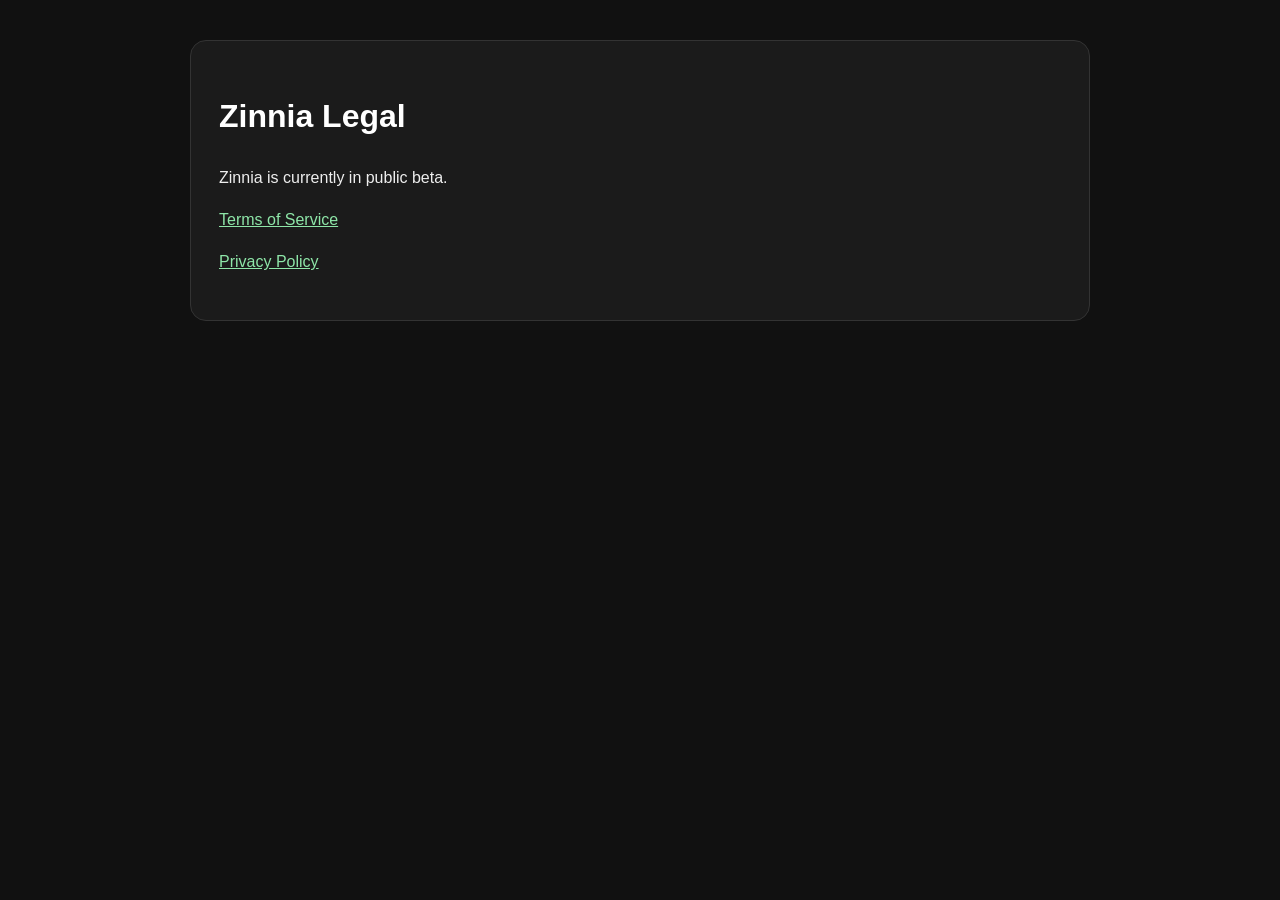
<file: index.html>
<!doctype html>
<html lang="en">
<head>
<meta charset="utf-8">
<meta name="viewport" content="width=device-width,initial-scale=1">
<title>Zinnia Legal</title>

<style>
body{font-family:Arial,Helvetica,sans-serif;max-width:900px;margin:40px auto;padding:0 20px;line-height:1.65;background:#111;color:#eee}
a{color:#8ee6a8}
h1,h2,h3{color:#fff}
.card{background:#1b1b1b;border:1px solid #333;border-radius:16px;padding:28px}
nav{margin-bottom:24px}
</style>

</head>
<body>
<div class="card">
<h1>Zinnia Legal</h1>
<p>Zinnia is currently in public beta.</p>
<p><a href="terms.html">Terms of Service</a></p>
<p><a href="privacy.html">Privacy Policy</a></p>
</div>
</body>
</html>
</file>
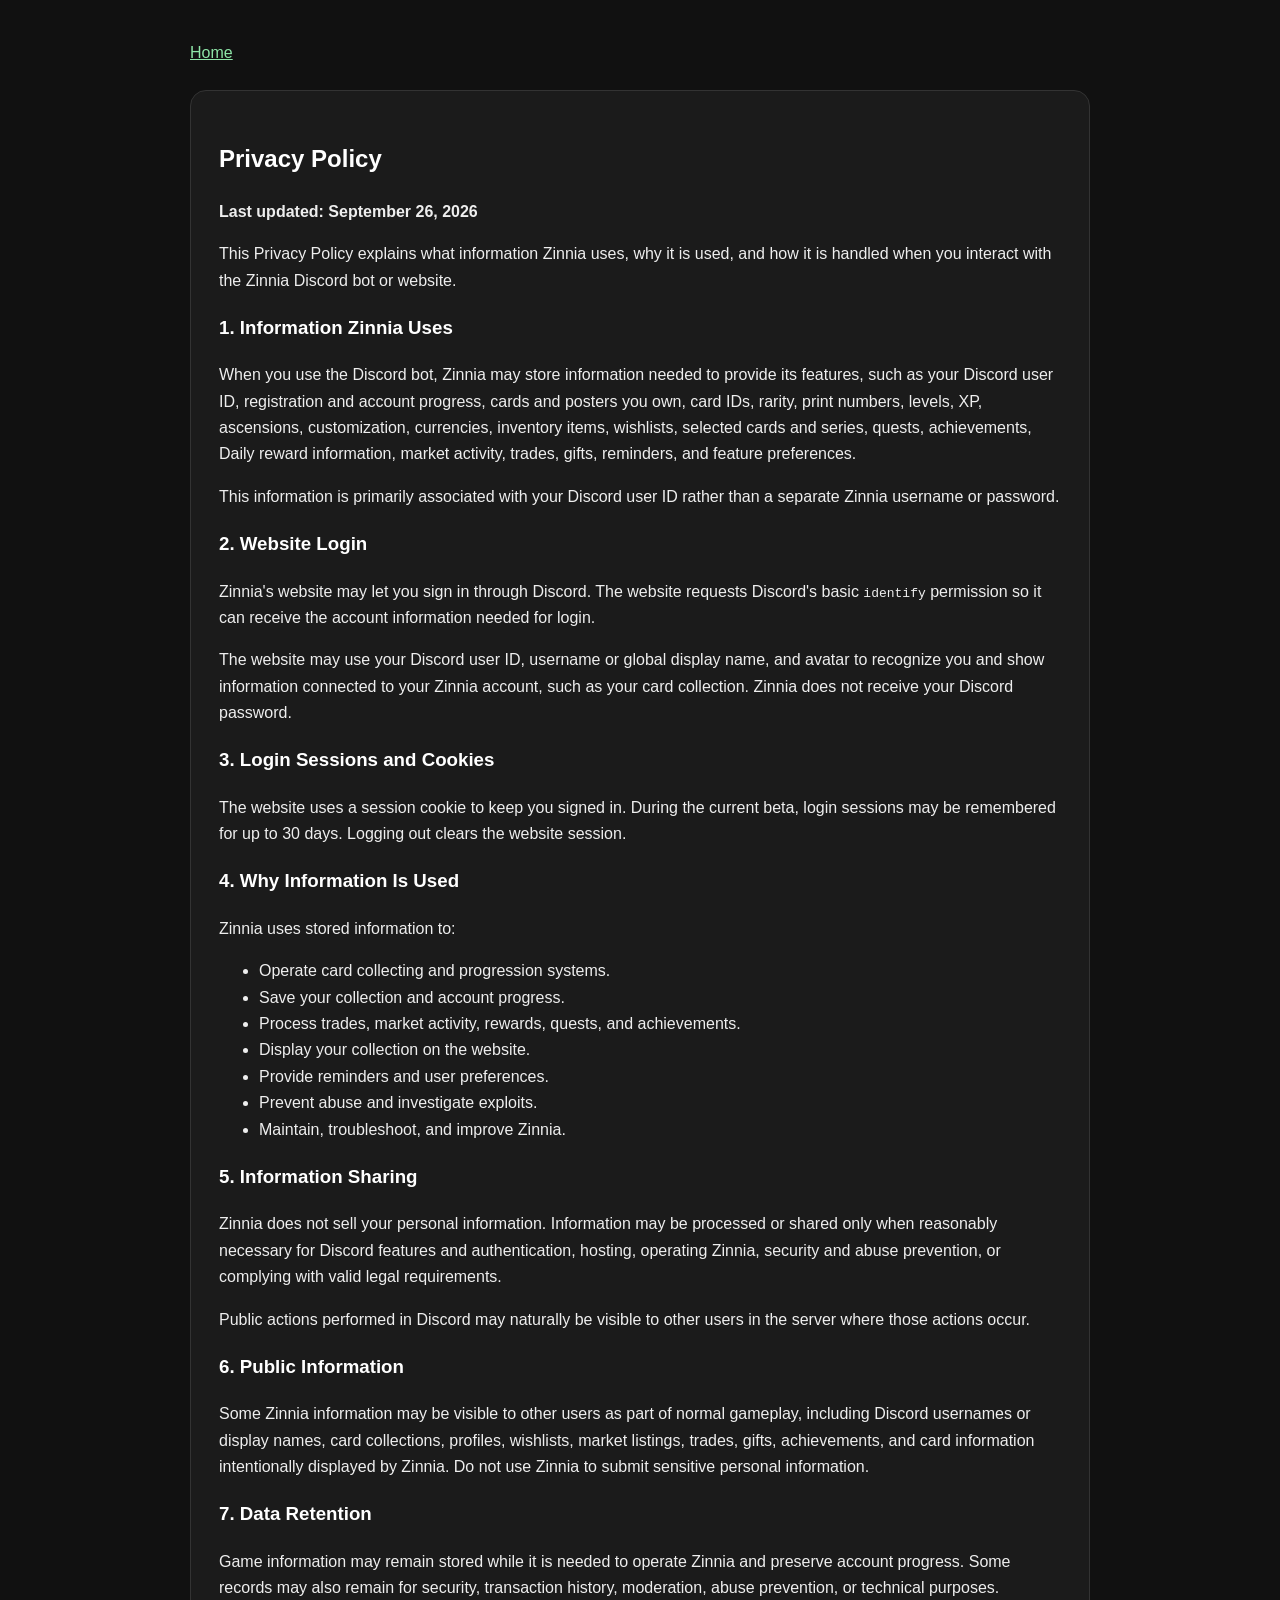
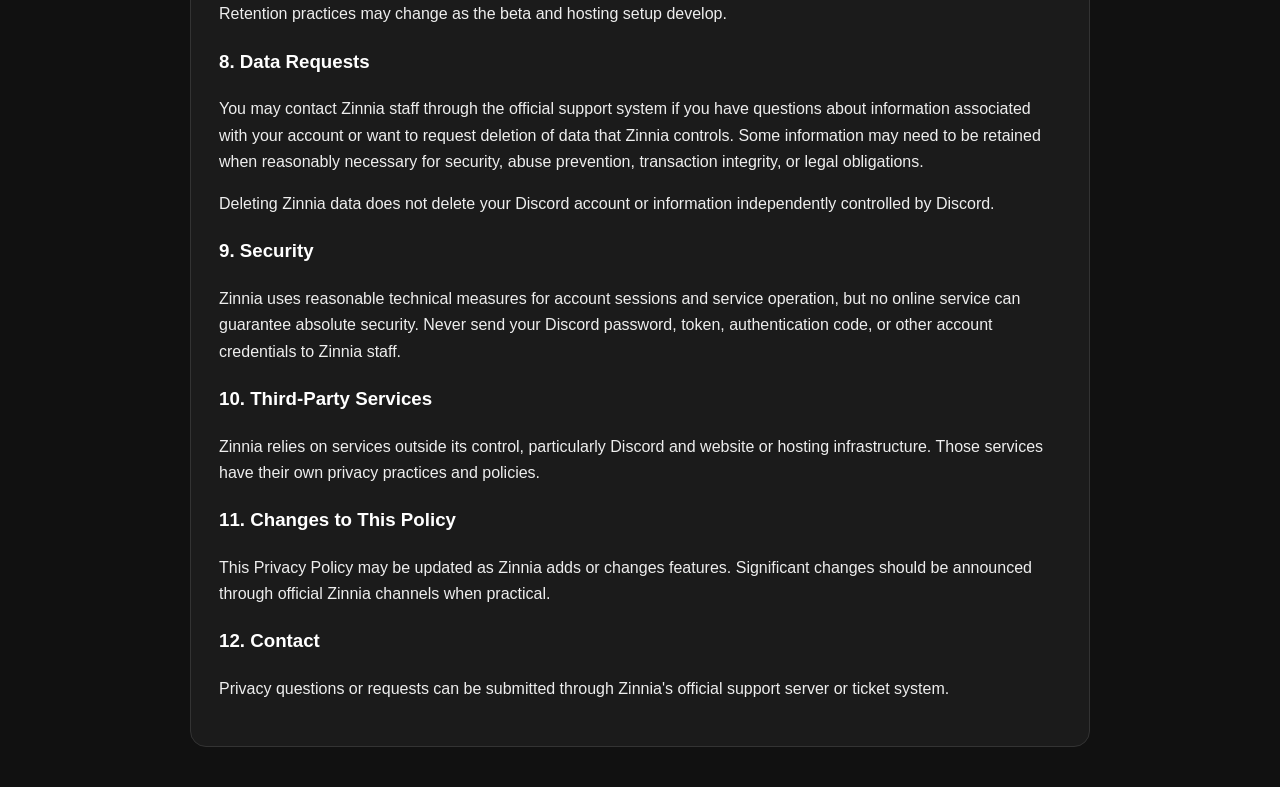
<file: privacy.html>
<!doctype html>
<html lang="en">
<head>
<meta charset="utf-8">
<meta name="viewport" content="width=device-width,initial-scale=1">
<title>Zinnia Privacy Policy</title>

<style>
body{font-family:Arial,Helvetica,sans-serif;max-width:900px;margin:40px auto;padding:0 20px;line-height:1.65;background:#111;color:#eee}
a{color:#8ee6a8}
h1,h2,h3{color:#fff}
.card{background:#1b1b1b;border:1px solid #333;border-radius:16px;padding:28px}
nav{margin-bottom:24px}
</style>

</head>
<body>
<nav><a href="index.html">Home</a></nav>
<div class="card">
<article class="legal-card" id="privacy">
<h2>Privacy Policy</h2>
<p><strong>Last updated: September 26, 2026</strong></p>
<p>This Privacy Policy explains what information Zinnia uses, why it is used, and how it is handled when you interact with the Zinnia Discord bot or website.</p>
<h3>1. Information Zinnia Uses</h3>
<p>When you use the Discord bot, Zinnia may store information needed to provide its features, such as your Discord user ID, registration and account progress, cards and posters you own, card IDs, rarity, print numbers, levels, XP, ascensions, customization, currencies, inventory items, wishlists, selected cards and series, quests, achievements, Daily reward information, market activity, trades, gifts, reminders, and feature preferences.</p>
<p>This information is primarily associated with your Discord user ID rather than a separate Zinnia username or password.</p>
<h3>2. Website Login</h3>
<p>Zinnia's website may let you sign in through Discord. The website requests Discord's basic <code>identify</code> permission so it can receive the account information needed for login.</p>
<p>The website may use your Discord user ID, username or global display name, and avatar to recognize you and show information connected to your Zinnia account, such as your card collection. Zinnia does not receive your Discord password.</p>
<h3>3. Login Sessions and Cookies</h3>
<p>The website uses a session cookie to keep you signed in. During the current beta, login sessions may be remembered for up to 30 days. Logging out clears the website session.</p>
<h3>4. Why Information Is Used</h3>
<p>Zinnia uses stored information to:</p>
<ul>
<li>Operate card collecting and progression systems.</li>
<li>Save your collection and account progress.</li>
<li>Process trades, market activity, rewards, quests, and achievements.</li>
<li>Display your collection on the website.</li>
<li>Provide reminders and user preferences.</li>
<li>Prevent abuse and investigate exploits.</li>
<li>Maintain, troubleshoot, and improve Zinnia.</li>
</ul>
<h3>5. Information Sharing</h3>
<p>Zinnia does not sell your personal information. Information may be processed or shared only when reasonably necessary for Discord features and authentication, hosting, operating Zinnia, security and abuse prevention, or complying with valid legal requirements.</p>
<p>Public actions performed in Discord may naturally be visible to other users in the server where those actions occur.</p>
<h3>6. Public Information</h3>
<p>Some Zinnia information may be visible to other users as part of normal gameplay, including Discord usernames or display names, card collections, profiles, wishlists, market listings, trades, gifts, achievements, and card information intentionally displayed by Zinnia. Do not use Zinnia to submit sensitive personal information.</p>
<h3>7. Data Retention</h3>
<p>Game information may remain stored while it is needed to operate Zinnia and preserve account progress. Some records may also remain for security, transaction history, moderation, abuse prevention, or technical purposes. Retention practices may change as the beta and hosting setup develop.</p>
<h3>8. Data Requests</h3>
<p>You may contact Zinnia staff through the official support system if you have questions about information associated with your account or want to request deletion of data that Zinnia controls. Some information may need to be retained when reasonably necessary for security, abuse prevention, transaction integrity, or legal obligations.</p>
<p>Deleting Zinnia data does not delete your Discord account or information independently controlled by Discord.</p>
<h3>9. Security</h3>
<p>Zinnia uses reasonable technical measures for account sessions and service operation, but no online service can guarantee absolute security. Never send your Discord password, token, authentication code, or other account credentials to Zinnia staff.</p>
<h3>10. Third-Party Services</h3>
<p>Zinnia relies on services outside its control, particularly Discord and website or hosting infrastructure. Those services have their own privacy practices and policies.</p>
<h3>11. Changes to This Policy</h3>
<p>This Privacy Policy may be updated as Zinnia adds or changes features. Significant changes should be announced through official Zinnia channels when practical.</p>
<h3>12. Contact</h3>
<p>Privacy questions or requests can be submitted through Zinnia's official support server or ticket system.</p>
</article>
</div>
</body>
</html>
</file>
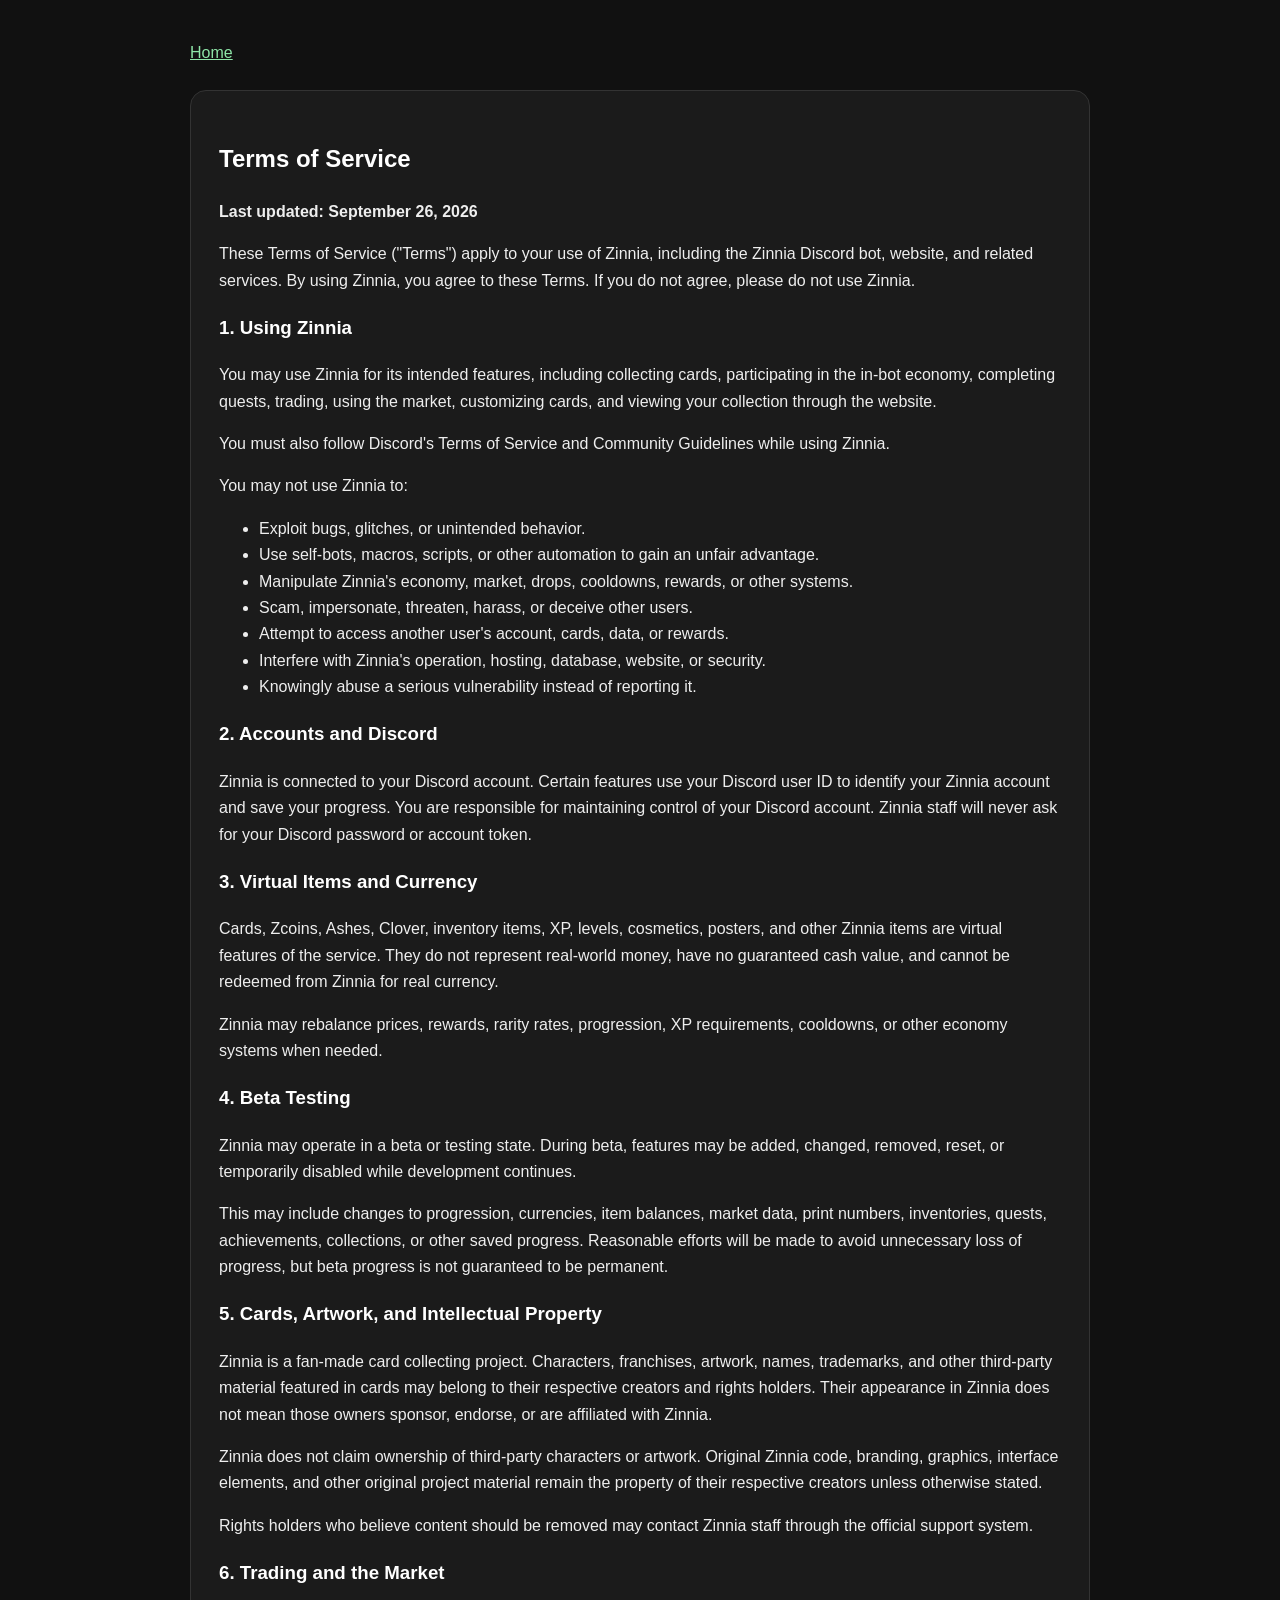
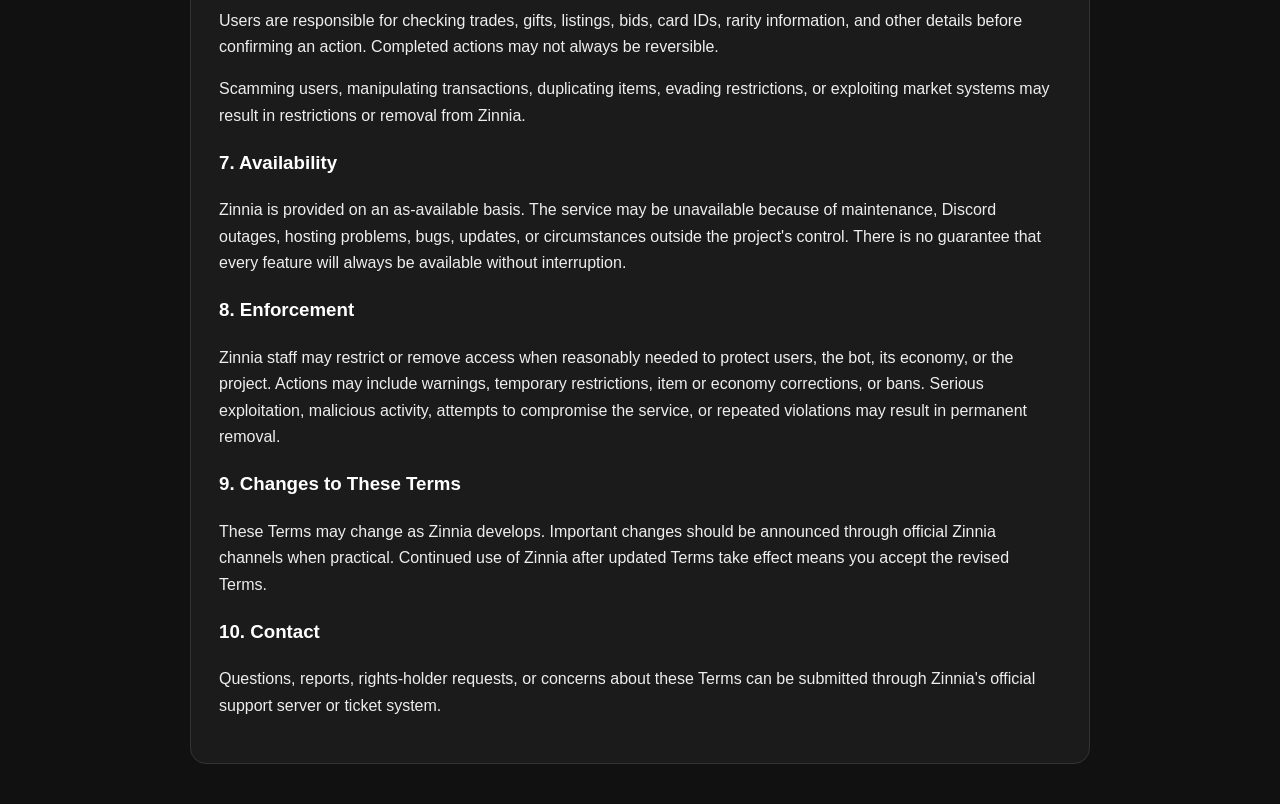
<file: terms.html>
<!doctype html>
<html lang="en">
<head>
<meta charset="utf-8">
<meta name="viewport" content="width=device-width,initial-scale=1">
<title>Zinnia Terms of Service</title>

<style>
body{font-family:Arial,Helvetica,sans-serif;max-width:900px;margin:40px auto;padding:0 20px;line-height:1.65;background:#111;color:#eee}
a{color:#8ee6a8}
h1,h2,h3{color:#fff}
.card{background:#1b1b1b;border:1px solid #333;border-radius:16px;padding:28px}
nav{margin-bottom:24px}
</style>

</head>
<body>
<nav><a href="index.html">Home</a></nav>
<div class="card">
<article class="legal-card" id="terms">
<h2>Terms of Service</h2>
<p><strong>Last updated: September 26, 2026</strong></p>
<p>These Terms of Service ("Terms") apply to your use of Zinnia, including the Zinnia Discord bot, website, and related services. By using Zinnia, you agree to these Terms. If you do not agree, please do not use Zinnia.</p>
<h3>1. Using Zinnia</h3>
<p>You may use Zinnia for its intended features, including collecting cards, participating in the in-bot economy, completing quests, trading, using the market, customizing cards, and viewing your collection through the website.</p>
<p>You must also follow Discord's Terms of Service and Community Guidelines while using Zinnia.</p>
<p>You may not use Zinnia to:</p>
<ul>
<li>Exploit bugs, glitches, or unintended behavior.</li>
<li>Use self-bots, macros, scripts, or other automation to gain an unfair advantage.</li>
<li>Manipulate Zinnia's economy, market, drops, cooldowns, rewards, or other systems.</li>
<li>Scam, impersonate, threaten, harass, or deceive other users.</li>
<li>Attempt to access another user's account, cards, data, or rewards.</li>
<li>Interfere with Zinnia's operation, hosting, database, website, or security.</li>
<li>Knowingly abuse a serious vulnerability instead of reporting it.</li>
</ul>
<h3>2. Accounts and Discord</h3>
<p>Zinnia is connected to your Discord account. Certain features use your Discord user ID to identify your Zinnia account and save your progress. You are responsible for maintaining control of your Discord account. Zinnia staff will never ask for your Discord password or account token.</p>
<h3>3. Virtual Items and Currency</h3>
<p>Cards, Zcoins, Ashes, Clover, inventory items, XP, levels, cosmetics, posters, and other Zinnia items are virtual features of the service. They do not represent real-world money, have no guaranteed cash value, and cannot be redeemed from Zinnia for real currency.</p>
<p>Zinnia may rebalance prices, rewards, rarity rates, progression, XP requirements, cooldowns, or other economy systems when needed.</p>
<h3>4. Beta Testing</h3>
<p>Zinnia may operate in a beta or testing state. During beta, features may be added, changed, removed, reset, or temporarily disabled while development continues.</p>
<p>This may include changes to progression, currencies, item balances, market data, print numbers, inventories, quests, achievements, collections, or other saved progress. Reasonable efforts will be made to avoid unnecessary loss of progress, but beta progress is not guaranteed to be permanent.</p>
<h3>5. Cards, Artwork, and Intellectual Property</h3>
<p>Zinnia is a fan-made card collecting project. Characters, franchises, artwork, names, trademarks, and other third-party material featured in cards may belong to their respective creators and rights holders. Their appearance in Zinnia does not mean those owners sponsor, endorse, or are affiliated with Zinnia.</p>
<p>Zinnia does not claim ownership of third-party characters or artwork. Original Zinnia code, branding, graphics, interface elements, and other original project material remain the property of their respective creators unless otherwise stated.</p>
<p>Rights holders who believe content should be removed may contact Zinnia staff through the official support system.</p>
<h3>6. Trading and the Market</h3>
<p>Users are responsible for checking trades, gifts, listings, bids, card IDs, rarity information, and other details before confirming an action. Completed actions may not always be reversible.</p>
<p>Scamming users, manipulating transactions, duplicating items, evading restrictions, or exploiting market systems may result in restrictions or removal from Zinnia.</p>
<h3>7. Availability</h3>
<p>Zinnia is provided on an as-available basis. The service may be unavailable because of maintenance, Discord outages, hosting problems, bugs, updates, or circumstances outside the project's control. There is no guarantee that every feature will always be available without interruption.</p>
<h3>8. Enforcement</h3>
<p>Zinnia staff may restrict or remove access when reasonably needed to protect users, the bot, its economy, or the project. Actions may include warnings, temporary restrictions, item or economy corrections, or bans. Serious exploitation, malicious activity, attempts to compromise the service, or repeated violations may result in permanent removal.</p>
<h3>9. Changes to These Terms</h3>
<p>These Terms may change as Zinnia develops. Important changes should be announced through official Zinnia channels when practical. Continued use of Zinnia after updated Terms take effect means you accept the revised Terms.</p>
<h3>10. Contact</h3>
<p>Questions, reports, rights-holder requests, or concerns about these Terms can be submitted through Zinnia's official support server or ticket system.</p>
</article>
</div>
</body>
</html>
</file>
